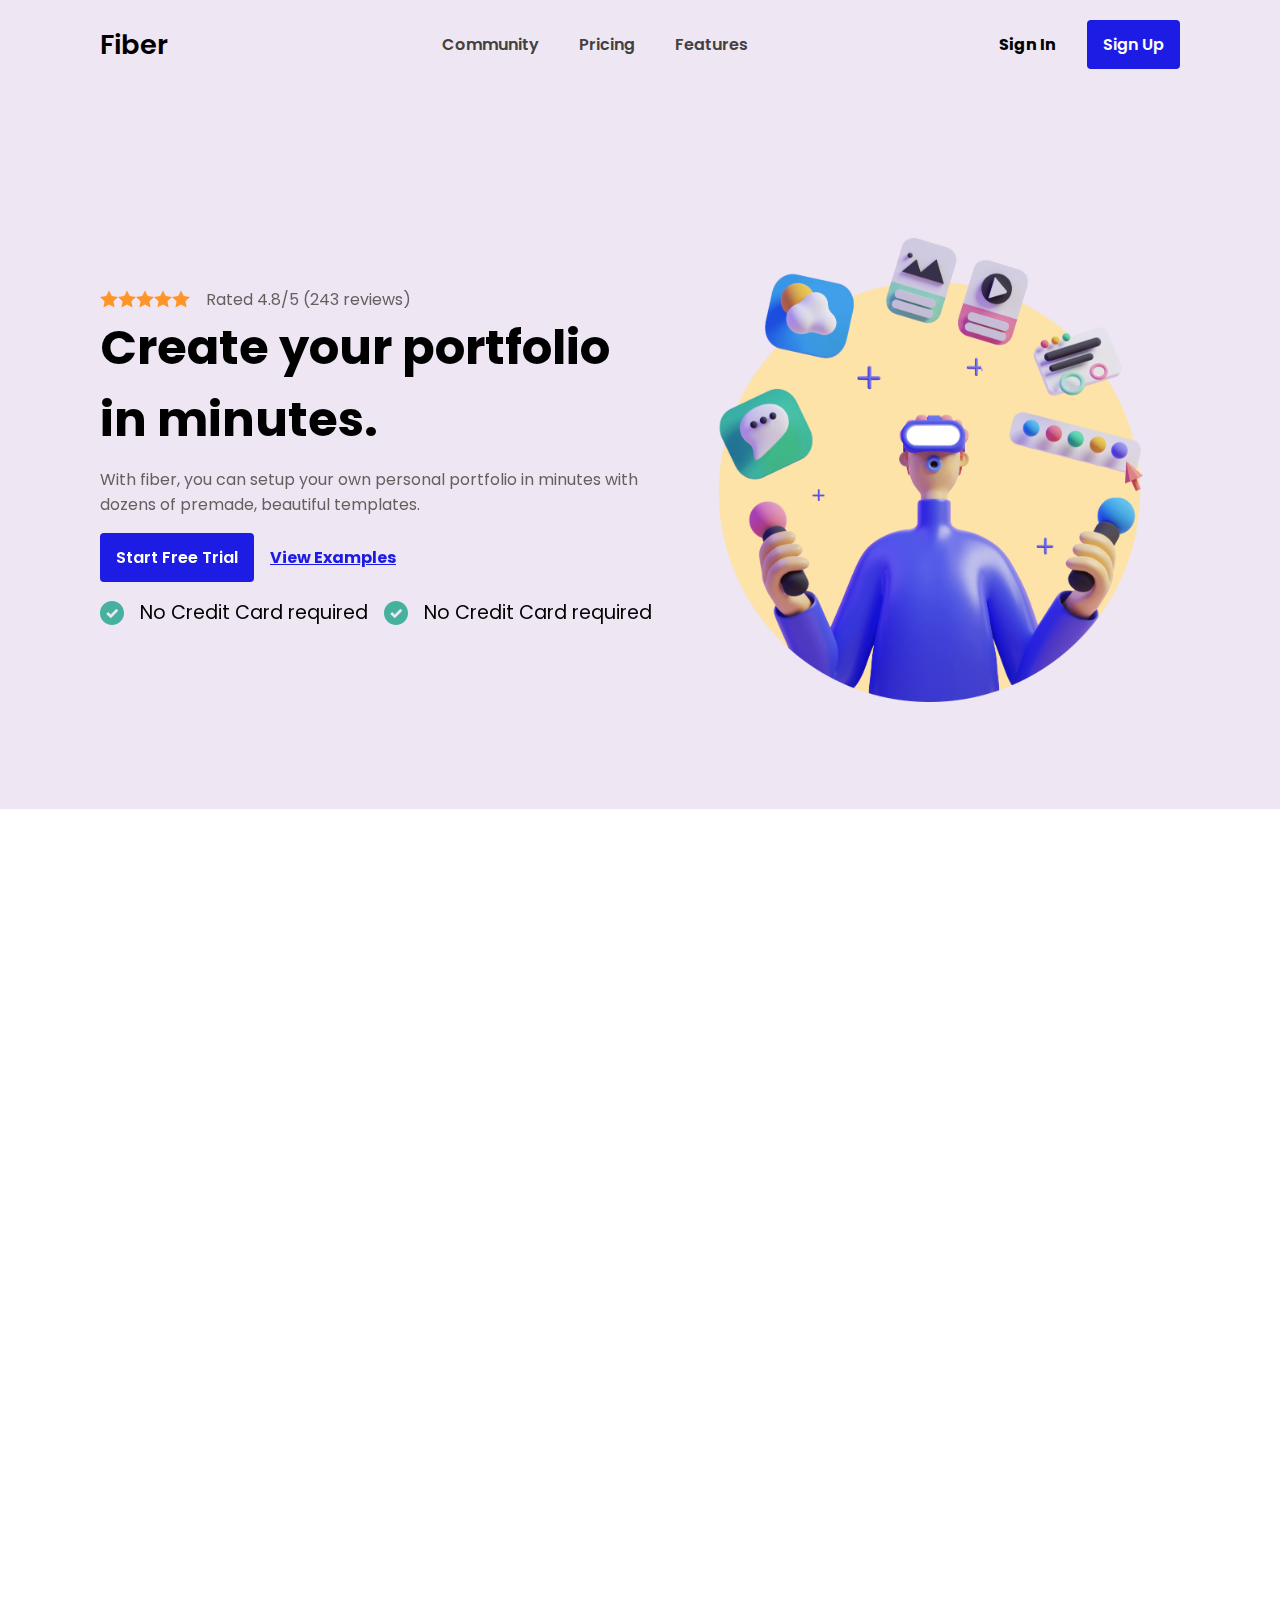
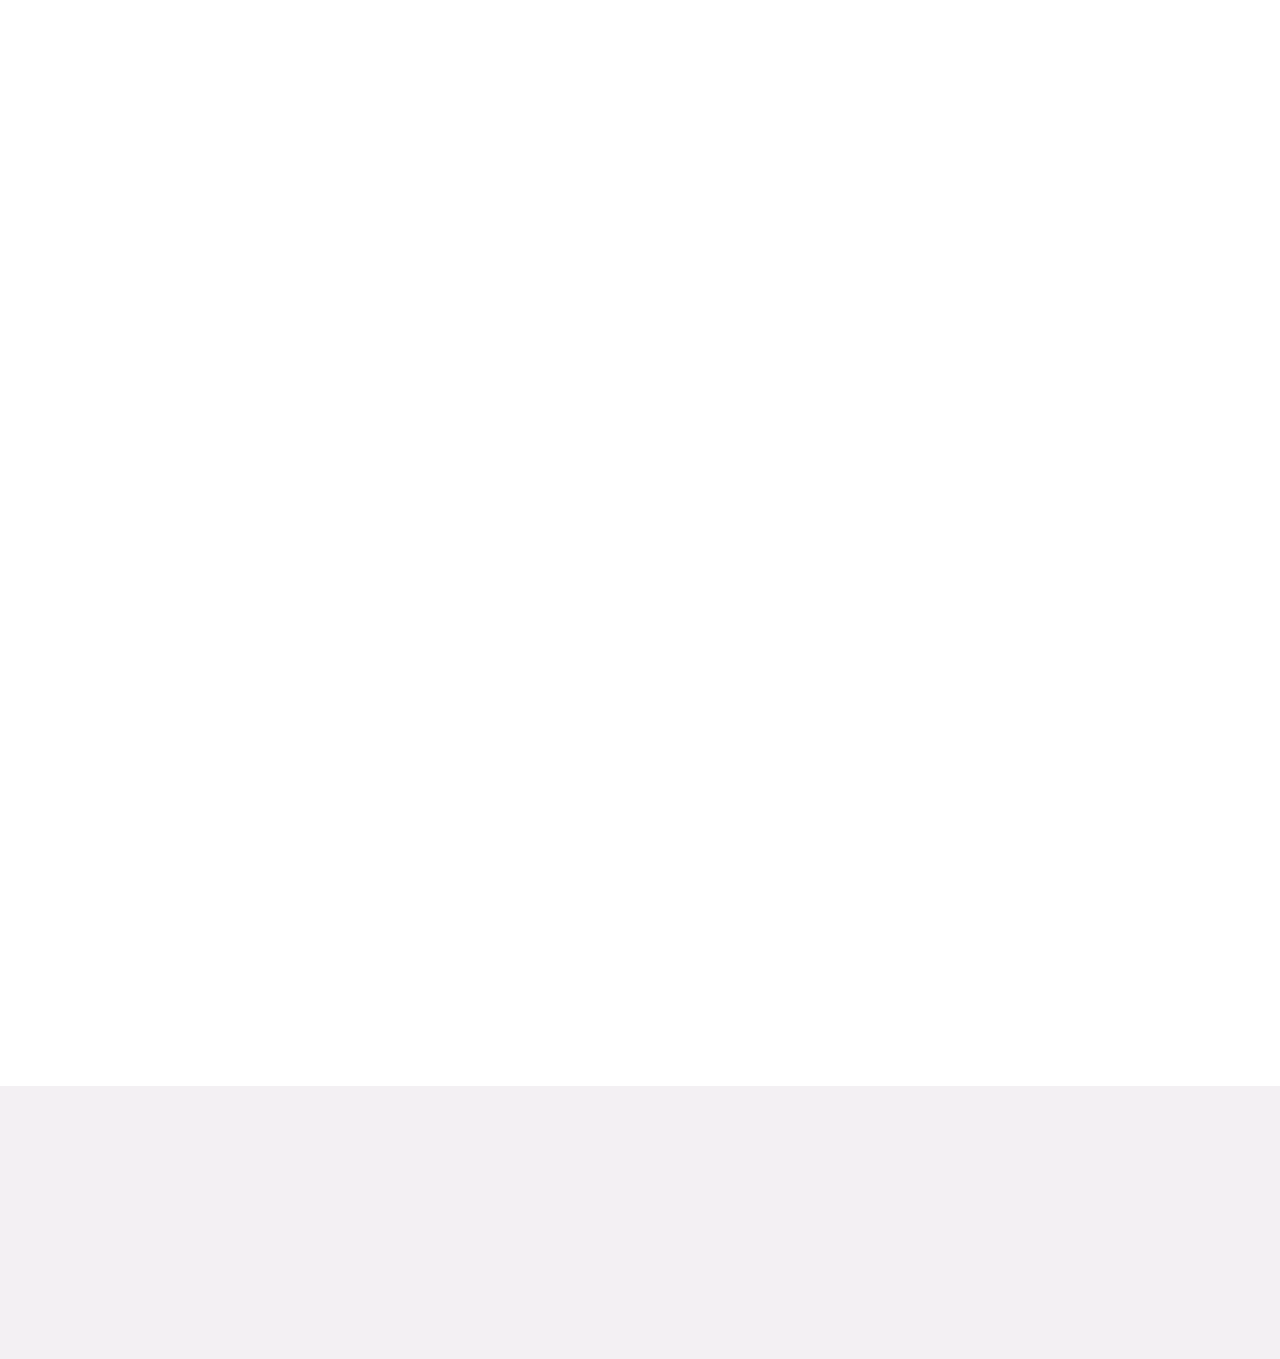
<file: index.html>
<!DOCTYPE html>
<html lang="en">

<head>
    <meta charset="UTF-8">
    <meta http-equiv="X-UA-Compatible" content="IE=edge">
    <meta name="viewport" content="width=device-width, initial-scale=1.0">
    <link href='https://unpkg.com/boxicons@2.0.7/css/boxicons.min.css' rel='stylesheet'>
    <link href="https://unpkg.com/aos@2.3.1/dist/aos.css" rel="stylesheet">
    <link rel="stylesheet" href="style.css">
    <title>Fiber Landing Page</title>
</head>

<body>
    <!-- Navigation section -->
    <header>
        <nav>
            <a href="#" class="Logo">Fiber</a>
            <button class="hamburger" id="hamburger">
                <img src="Assets/Hamburger Menu.svg" alt="">
            </button>
            <ul>
                <li><a href="" class="nav-item">Community</a></li>
                <li><a href="" class="nav-item">Pricing</a></li>
                <li><a href="" class="nav-item">Features</a></li>
            </ul>
            <div class="btns">
                <a href="sign-up.html" class="button1">Sign In</a>
                <a href="sign-up.html" class="button">Sign Up</a>
            </div>
        </nav>
    </header>

    <!-- Hero Section -->
    <section class="bd-container hero">
        <div class="content hero-content">
            <div class=" hero-text  text-box " data-aos="fade-up" data-aos-duration="1200">
                <div class="star">
                    <div class="stars">
                        <img src="Assets/star.svg" alt="">
                        <img src="Assets/star.svg" alt="">
                        <img src="Assets/star.svg" alt="">
                        <img src="Assets/star.svg" alt="">
                        <img src="Assets/star.svg" alt="">
                    </div>
                    <div class="rate">
                        <p>Rated 4.8/5 (243 reviews)</p>
                    </div>
                </div>
                <h1>Create your portfolio <br> in minutes.</h1>
                <p>With fiber, you can setup your own personal portfolio in minutes with dozens of premade, beautiful
                    templates.
                </p>
                <div class="hero-links">
                    <a href="sign-up.html" class="button start">Start Free Trial</a>
                    <a href="sign-up.html" class="button1 view-btn">View Examples</a>
                </div>
                <div class="check">
                    <div class="credit">
                        <img src="Assets/Checkmark.svg" class="check-img" alt="">
                        No Credit Card required
                    </div>
                    <div class="credit">
                        <img src="Assets/Checkmark.svg" class="check-img" alt="">
                        No Credit Card required
                    </div>
                </div>
            </div>
            <div class="mock-img" data-aos="fade-down" data-aos-duration="2000">
                <img src="Assets/hero-Illustration.png" alt="">
            </div>
        </div>
    </section>

    <!-- Why Fiber -->
    <section class="ba-container">
        <div class="fiber-section" data-aos="fade-right" data-aos-duration="1000">
            <h3>Why Fiber?</h3>
            <h1>A good portfolio means good employability</h1>
        </div>
        <div class="cards" data-aos="fade-left" data-aos-duration="1100">
            <div class="card">
                <img src="Assets/time.svg" alt="">
                <h3>Build in minutes</h3>
                <p>With a selection of premade templates, you can build out a portfolio in less than 10 minutes</p>
            </div>
            <div class="card">
                <img src="Assets/code.svg" alt="">
                <h3>Add custom CSS</h3>
                <p>Customize your personal portfolio even more with the ability to add your own custom CSS styles.</p>
            </div>
            <div class="card">
                <img src="Assets/allSizes.svg" alt="">
                <h3>Responsive</h3>
                <p>All Fiber templates are fully responsive to ensure the experience is seemless across all devices.</p>
            </div>
        </div>
    </section>

    <!-- Portfolio section -->
    <section class="bd-container">
        <div class="portfolio" data-aos="fade-up" data-aos-duration="1400">
            <div class="text-area">
                <h3>Diversify your portfolio.</h3>
                <p>Create an even more impressive portfolio by creating case studies for your projects. Simply follow
                    our
                    step-by-step guide.
                </p>
                <a href="signup.html" class="button2">Start Free Trial</a>
            </div>
            <img src="Assets/Page Image.png" class="mock-img" alt="">
        </div>
    </section>

    <!-- Testimonial section -->
    <section class="bd-container cardss">
        <div class="card" data-aos="fade-up" data-aos-duration="1400">
            <div class="avatar">
                <div class="avatar-img"><img src="Assets/User Avatar.svg" alt=""></div>
                <div>
                    <h4>Sarah Andrews</h4>
                    <p>$100k in revenue</p>
                </div>
            </div>
            <p>Setting up my portfolio with Fiber took no more than 10 minutes. Since then, my portfolio has attracted a
                lot of clients and made me more than $!00k
            </p>
            <a href="signup.html" class="button3">View Sarah's Portfolio</a>
        </div>

        <div class="card" data-aos="fade-up" data-aos-duration="1500">
            <div class="avatar">
                <div class="avatar-img"><img src="Assets/User Avatar 2.svg" alt=""></div>
                <div>
                    <h4>Mathew Higgins</h4>
                    <p>$20k in revenue</p>
                </div>
            </div>
            <p>I have been getting A LOT of leads ever since I used Fiber's premade templates, now I just need to work
                on my case studies and I'll be ready to go!
            </p>
            <a href="signup.html" class="button3">View Mathew's Portfolio</a>
        </div>

        <div class="card" data-aos="fade-up" data-aos-duration="1600">
            <div class="avatar">
                <div class="avatar-img"><img src="Assets/User Avatar 32.svg" alt=""></div>
                <div>
                    <h4>Janice Dave</h4>
                    <p>$30k in revenue</p>
                </div>
            </div>
            <p>I only just started freelancing this year and I have already made more than I ever made in my full-time
                job. The templates are just so amazing.
            </p>
            <a href="signup.html" class="button3">View Janice's Portfolio</a>
        </div>
    </section>

    <!-- Footer -->
    <footer>
        <div class="footer-left" data-aos="fade-right" data-aos-duration="1000">
            <a href="" class="footer-logo">Fiber</a>
            <p>With Fiber, you can setup your own personal portfolio in minutes with dozens of premade, beautiful
                templates. <br> <br> Made with &#x2764; in the Netherlands.
            </p>
        </div>
        <div class="footer-right" data-aos="fade-left" data-aos-duration="1100">
            <ul class="footer-items">
                <li class="footer-item">
                    <h3>SiteMap</h3>
                    <ul>
                        <li class="footer-link"><a href="">Homepage</a></li>
                        <li class="footer-link"><a href="">Pricing</a></li>
                        <li class="footer-link"><a href="">Testimonials</a></li>
                        <li class="footer-link"><a href="">Features</a></li>
                    </ul>
                </li>
                <li class="footer-item">
                    <h3>Resources</h3>
                    <ul>
                        <li class="footer-link"><a href="">Support</a></li>
                        <li class="footer-link"><a href="">Contact</a></li>
                        <li class="footer-link"><a href="">FAQ</a></li>
                    </ul>
                </li>
                <li class="footer-item">
                    <h3>Company</h3>
                    <ul>
                        <li class="footer-link"><a href="">About</a></li>
                        <li class="footer-link"><a href="">Customers</a></li>
                        <li class="footer-link"><a href="">Blog</a></li>
                    </ul>
                </li>
                <li class="footer-item">
                    <h3>Portfolios</h3>
                    <ul>
                        <li class="footer-link"><a href="">Sarah Andrews</a></li>
                        <li class="footer-link"><a href="">Mathew Higgins</a></li>
                        <li class="footer-link"><a href="">Janice Dave</a></li>
                    </ul>
                </li>
            </ul>

        </div>
    </footer>
    <script src="https://unpkg.com/aos@2.3.1/dist/aos.js"></script>
    <script>
        AOS.init();
      </script>
</body>

</html>
</file>
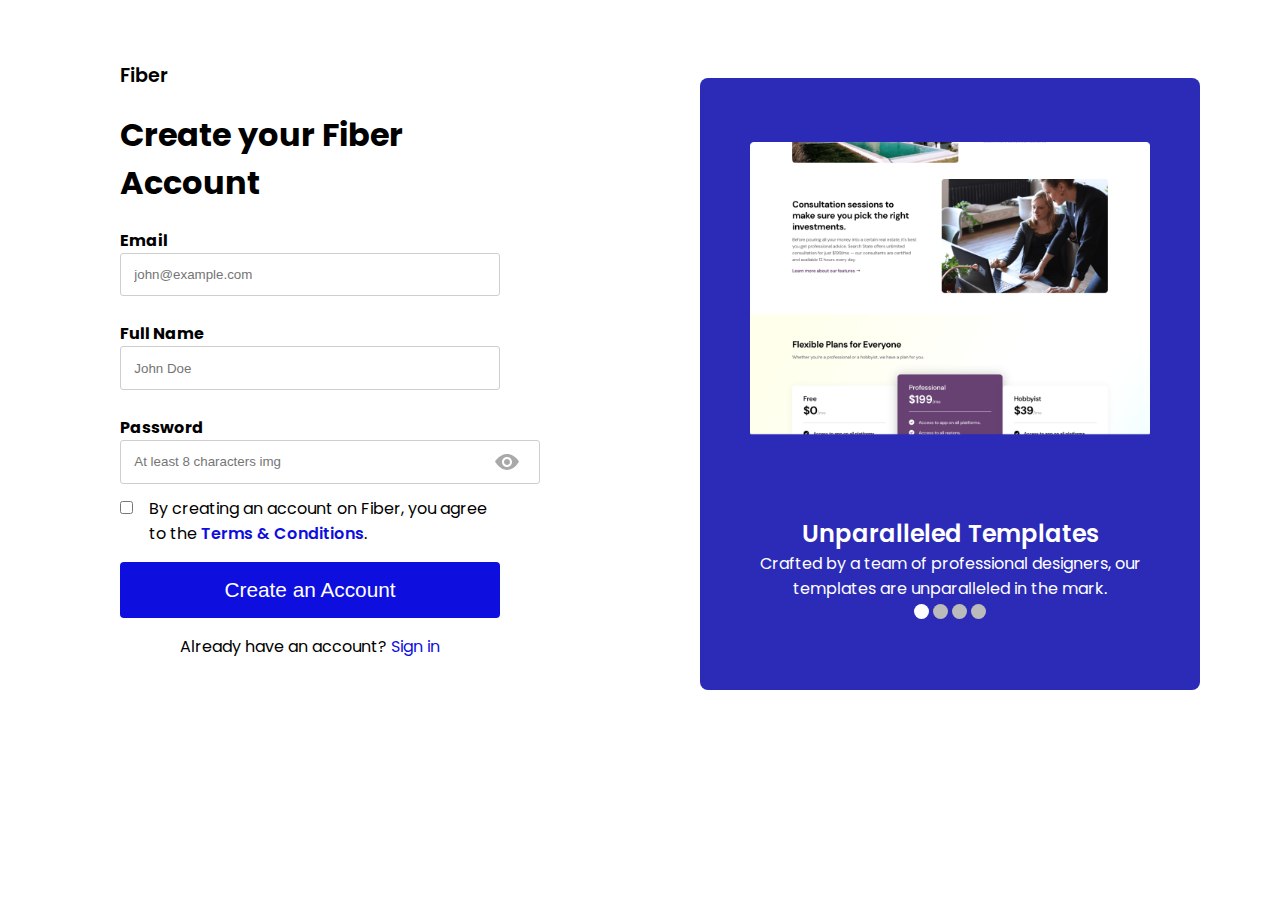
<file: sign-up.html>
<!DOCTYPE html>
<html lang="en">
<head>
    <meta charset="UTF-8">
    <meta http-equiv="X-UA-Compatible" content="IE=edge">
    <meta name="viewport" content="width=device-width, initial-scale=1.0">
    <link rel="stylesheet" href="signup.css">
    <title>Document</title>
</head>
<body>
    <section class="bd-container hero">
            <!-- Sign-Up form -->
            <div class="signup-form">
                <h3>Fiber</h3>
                <h1>Create your Fiber Account</h1>
                <form action="#">
                    <label class="label" for="email">Email</label>

                    <input type="text" id="email" name="email" placeholder="john@example.com"
                        class="text-input"/> <br/><br>

                    <label class="label" for="full-name">Full Name</label><br/>

                    <input type="text" id="full-name" name="full-name" placeholder="John Doe"
                        class="text-input"/><br/> <br>

                    <label class="label" for="password">Password</label><br/>

                    
                     <input type="text" id="password" name="password" placeholder="At least 8 characters img"
                        class="text-input inputt"/>
                     <img src="Assets/hide password.svg" class="eye" alt=""><br/> <br>

                    <div class="toc-container">
                        <div>
                           <input type="checkbox" name="terms-and-conditions" id="terms-and-conditions" class="checkbox"/>
                        </div>
                        <label for="terms-and-conditions" class="toc-text">By creating an account on Fiber, you
                            agree to the <a href="#"><span>Terms & Conditions</span></a>.
                        </label>
                    </div>
                    <input type="submit" value="Create an Account" class="submit-btn button" />
                    <div class="already">
                        <p>Already have an account? <span>Sign in</span></p>
                    </div>
                </form>
            </div>
            <div class="portfolio">
                <div class="text-area">
                    <h2>Unparalleled Templates</h2>
                    <p>Crafted by a team of professional designers, our templates are unparalleled in the mark.
                    </p>
                    <div>
                        <span class="dot dot1"></span>
                        <span class="dot"></span>
                        <span class="dot"></span>
                        <span class="dot"></span>
                    </div>
                </div>
                <img src="Assets/Sign Up Image.png" class="mock-img" alt="">
            </div>
    </section>
</body>
</html>
</file>
<file: style.css>
@import url('https://fonts.googleapis.com/css2?family=Poppins:wght@400;500;600;700&display=swap');
*{
    margin: 0;
    padding: 0;
    box-sizing: border-box;
    text-decoration: none;
    list-style: none;
}
body{
    overflow-x: hidden;
}

html {
    overflow-x: hidden;
    scroll-behavior: smooth;
}
header{
    width: 100%;
    padding: 0 100px;
    font-family: 'Poppins', sans-serif; 
    background: rgb(239, 230, 243);
    box-shadow: 0 2px 4px 0 rgba(0,0,0,.2);
}
.bd-container{
    width: 100%;
    min-height: 80vh;
    padding: 0 100px;
    display: flex;
    font-family: 'Poppins', sans-serif;
    justify-content: space-between;
    align-items: center;
}
.ba-container{
    width: 100%;
    height: max-content;
    padding: 0 100px;
    margin-top: 5rem;
    font-family: 'Poppins', sans-serif;
}

nav{
    width: 100%;
    padding: 20px 0px;
    display: flex;
    justify-content: space-between;
    align-items: center;
}
nav ul{
    display: flex;
    justify-content: center;
    align-items: center;
}
nav .Logo{
    font-size: 1.7rem;
    font-weight: 600;
    color: #000;
}
nav .nav-item{
    display: inline-block;
    margin-left: 2.5rem;
    font-family: 'Poppins', sans-serif;
    font-weight: 600;
    color: rgb(66, 64, 64); 
}


/* Buttons Section */
.button{
    display: inline-block;
    background-color: rgb(28, 28, 228);
    color: #fff;
    font-weight: 600;
    padding: .75rem 1rem;
    border-radius: .25rem;
}
.button1{
    display: inline-block;
    color: #000;
    font-weight: 700;
    padding: .75rem 1rem;
    border-radius: .25rem;
    margin-right: .7rem;
}

.button2{
    display: inline-block;
    color: rgb(28, 28, 228);
    background-color: #fff;
    font-weight: 700;
    padding: .75rem 1rem;
    border-radius: .25rem;
}

.button3{
    display: inline-block;
    color: rgb(74, 74, 207);
    width: 100%;
    text-align: center;
    font-weight: 700;
    padding: .75rem 1rem;
    border-radius: .25rem;
    border: 1px solid rgb(201, 194, 194);
    margin-top: 1rem;
}

/* Hero Section */
.hero{
    background: rgb(239, 230, 243);
}
.hamburger{
    display: none;
}

.content{
    width: 100%;
    margin-top: 1rem;
    display: flex;
    justify-content: space-between;
    align-items: center;
}

.content .text-box{
    max-width: 600px;
    font-family: 'Poppins', sans-serif;
}

.content .text-box h1{
    font-size: 3rem;
    margin-bottom: .7rem;
}

.content .text-box p{
    color: rgb(102, 95, 95); 
    margin-bottom: 1rem;
}
.text-box .star{
    display: flex;
    align-items: center;
}
.text-box .stars{
    display: flex;
    align-items: center;
}
.text-box .rate p{
    color: rgb(102, 95, 95); 
    margin-bottom: 0rem;
}
.text-box .hero-links{
    display: flex;
    align-items: center;
    margin-bottom: 1rem;
}
.text-box .view-btn{
    color: rgb(28, 28, 228);
    text-decoration: underline;
    font-weight: 700;
}
.text-box .check{
    display: flex;
    align-items: center;
}
.text-box .credit{
    display: flex;
    align-items: center;
    margin-right: 1rem;
    font-size: 1.2rem;
}
.text-box .check-img{
    margin-right: 1rem;
}
.stars{
    margin-right: 1rem;
}
.image-box{
    margin-left: 20rem;
}
.content-button{
    margin-bottom: .7rem;
}
.mock-img{
    max-width: 500px;
}
.mock-img img{
    width: 100%;
}

/* Fiber section */
.fiber-section h3{
    color: rgb(28, 28, 228);
}
.fiber-section h1{
    font-size: 3rem;
    margin-bottom: 2rem;
}
.cards{
    display: flex;
    justify-content: space-between;
    align-items: center;
}
.cards .card{
    max-width: 300px;
}
.cards .card p{
    font-size: 1.2rem;
}


/* Diversify Portfolio section */
.portfolio{
    display: flex;
    width: 100%;
    min-height: 60vh;
    margin-top: 3rem;
    font-family: 'Poppins', sans-serif;
    justify-content: space-between;
    align-items: center;
    padding: 4rem 3rem 0 3rem;
    background: rgb(73, 73, 150);
    border-radius: .5rem;
}
.portfolio .text-area{
    max-width: 490px;
    margin-right: 1.5rem;
    color: #fff;
}
.portfolio .text-area h3{
    font-size: 2rem;
    font-weight: 600;
}
.portfolio .text-area p{
    font-size: 1.3rem;
    margin-bottom: 1.2rem;
}


/* Testimonial section */
.avatar{
    display: flex;
    align-items: center;
}
.bd-container .card{
    max-width: 350px;
    box-shadow: 0 4px 8px 0 rgba(0,0,0,0.2);
    padding: 1.5rem;
    transition: transform .5s;
}
.bd-container .card:hover{
    transform: scale3d(1.006, 1.006, 1);
    box-shadow: 0 8px 17px 0 rgba(0, 0, 0, .2), 0 6px 20px 0 rgba(0, 0, 0, .15);
}
.bd-container .card p{
    font-size: .9rem;
}
.bd-container .avatar-img{
    margin-right: 1rem;
}
.avatar h4{
    color: rgb(56, 56, 212);
}


/* Footer section */
footer{
    position: relative;
    display: flex;
    justify-content: space-between;
    padding: 40px 100px 40px 100px;
    margin-top: 2rem;
    font-family: 'Poppins', sans-serif;
    background-color: rgb(243, 240, 243);
}
 .footer-left{
    width: 400px;
    
}
.footer-right{
    width: 600px;
}
.footer-logo{
    font-weight: 600;
    font-size: 1.5rem;
    color: #000;
}
.footer-left p{
    margin-bottom: 1.7rem;
    font-weight: 400;
    font-size: 1.1rem;
    color: rgb(102, 95, 95); 
}

.footer-items{
    display: flex;
    justify-content: space-around;
}
.footer-item{
    margin-right: 1.5rem;
}
.footer-item a{
    margin-bottom: 1rem;
    color: rgb(102, 95, 95);
}
.footer-link{
    padding: 1rem 0 0rem 0;
}


/* Media Queries */
@media (max-width: 1024px) {
    header{
        padding-top: 2rem;
    }
    .bd-container{
        position: relative;
        width: 100%;
        min-height: 40vh;
        padding: 0 80px;
        display: flex;
        justify-content: space-between;
        align-items: center;
    }
    .hero-content{
        display: flex;
        flex-direction: column-reverse;
    }
    .content .text-box{
        max-width: 800px;
        padding: 3rem 0;
    }
    .cards .card{
        padding: 1rem 1rem;
    }
    .cards .card p{
        font-size: 1rem;
    }
    .mock-img{
        max-width: 350px;
    }
    .portfolio{
        min-height: 23vh;
    }
    .portfolio .text-area h3{
        font-size: 1.5rem;
    }
    .portfolio .text-area p{
        font-size: 1rem;
    }
    .cards .card{
        max-width: 200px;
    }
    .cards .card p{
        font-size: .8rem;
    }
    footer{
        display: flex;
        flex-wrap: wrap;
        justify-content: space-between;
        padding: 40px 80px 0px 80px;
        margin-top: 5rem;
        }
    .footer-right{
        width: 300px;
    }
    .footer-items{
        display: flex;
        flex-wrap: wrap;
        justify-content: space-around;
    }
    .footer-item{
        margin-bottom: 2rem;
    }
    
}

@media (max-width: 768px) {
    body{
        overflow-x: hidden;
    }
    .bd-container{
        padding: 0 20px;
    }
    .ba-container{
        padding: 0 20px;
    }
    header{
        padding: 20px 20px;
    }
    .hamburger{
        display: block;
    }
    
    nav{
       padding: 0 20px;
    }
    nav ul{
        display: none;
    }
    .btns{
        display: none;
    }
    .content .text-box{
        max-width: 600px;
        font-family: 'Poppins', sans-serif;
    }
    
    .content .text-box h1{
        font-size: 1.5rem;
    }
    .text-box .rate p{
        font-size: .8rem;
    }
    .text-box .hero-links{
        display: flex;
        flex-direction: column;
        align-items: center;
        margin-bottom: 1rem;
    }
    .text-box .hero-links .start{
        width: 100%;
        text-align: center;
    }
    .text-box .check{
        display: flex;
        flex-direction: column;
        align-items: center;
    }
    .fiber-section h1{
        font-size: 1.2rem;
    }
    .cards{
        display: flex;
        flex-direction: column;
        align-items: initial;
    }
    .cards .card{
        max-width: 400px;
    }
    .cards .card{
        padding: 1rem 0rem;
    }
    .portfolio .text-area{
        margin: 0 0 1.5rem 0; 
    }
    .mock-img{
        max-width: 288px;
    }
    .portfolio{
        display: flex;
        flex-direction: column;
        padding: 4rem 1rem 0 1rem;
    }
    .cardss{
        display: flex;
        flex-direction: column;
        margin-top: 2.5rem;
    }
    .bd-container .card{
        margin-bottom: 2rem;
    }
    footer{
        position: relative;
        display: flex;
        flex-direction: column;
        margin-top: 2rem;
        padding: 40px 20px 0px 20px; 
        }
        .footer-left{
            width: 300px;
        }
        .footer-left p{
            font-size: .9rem;
        }
        
        .footer-right{
            width: 320px;
        }
        .footer-items{
            display: flex;
            flex-direction: column;
            justify-content: space-between;
        }
        .footer-item{
            margin-right: 1.5rem;
            margin-bottom: 2rem;
        }
}
</file>
<file: signup.css>
@import url('https://fonts.googleapis.com/css2?family=Poppins:wght@400;500;600;700&display=swap');
*{
    margin: 0;
    padding: 0;
    box-sizing: border-box;
    text-decoration: none;
    list-style: none;
}
body{
    overflow-x: hidden;
}

.bd-container{
    width: 100%;
    min-height: 80vh;
    padding: 0 80px;
    display: flex;
    font-family: 'Poppins', sans-serif;
    align-items: center;
}
.signup-form{
    max-width: 500px;
    background-color: #fff;
	border-radius: 10px;
	padding: 2.5rem;
    font-family: 'Poppins', sans-serif;
}
.signup-form h3{
    font-size: 1.2rem;
    font-weight: 600;
    padding-bottom: 1.3rem;
}
.signup-form h1{
    padding-bottom: 1.3rem;
    font-weight: 700;
    font-size: 2rem;
}
.signup-form .label{
    font-weight: 700;
    margin-bottom: 1.5rem;
}
.signup-form .text-input{
    width: 100%;
    padding: 1em;
	border-radius: 3px;
	border: 1px solid rgb(206, 206, 206);
}
.inputt{
    position: absolute;
    max-width: 420px;
}
.signup-form .eye{
    position: relative;
    left: 375px;
    top: 10px;
}

.toc-container{
    display: flex;
}
.toc-text{
    width: 90%;
    font-weight: 400;
    font-size: 1rem;
	margin-left: 1em;
    margin-bottom: 1rem;
}
.toc-text span{
    font-weight: 600;
    color:rgb(14, 14, 223);
}
.already{
    margin-top: 1rem;
    text-align: center;
}
.already span{
    color: rgb(14, 14, 223);
}
.button{
    display: inline-block;
    background-color: rgb(14, 14, 223);
    color: #fff;
    width: 100%;
    font-size: 1.3rem;
    cursor: pointer;
    padding: 1rem 1rem;
    border: none;
    transition: 0.3s;
    border-radius: .25rem;
}
.button:hover {
    opacity: 80%;
}
.input{
    display: flex;
}
.portfolio{
    display: flex;
    flex-direction: column-reverse;
    justify-content: space-between;
    color: #fff;
    align-items: center;
    max-width: 500px;
    width: 100%;
    margin-top: 3rem;
    margin-left: 10rem;
    font-family: 'Poppins', sans-serif;
    padding: 4rem 3rem 4rem 3rem;
    background: rgb(43, 43, 184);
    border-radius: .5rem;
}
.portfolio .text-area{
    margin-top: 5rem;
    text-align: center;
}
.portfolio .text-area h2{
    font-size: 1.5rem;
    font-weight: 600;
}
.mock-img{
    max-width: 400px;
}
.mock-img img{
    width: 100%;
}
.dot {
    height: 15px;
    width: 15px;
    background-color: #bbb;
    border-radius: 50%;
    display: inline-block;
  }
  .dot1{
      background-color: #fff;
  }
  
  /* Media queries */

  @media (max-width: 768px){
    html{
        overflow-x: hidden;
    }
    .bd-container{
        min-height: 50vh;
        padding: 30px 20px 0 20px;
    }
      .portfolio{
          display: none;
    }
    .signup-form{
        max-width: 500px;
        padding: 0;
    }
    .inputt{
        position: absolute;
        width: 100%;
        max-width: 350px;
    }
    .signup-form .eye{
        position: relative;
        left: 310px;
        top: 10px;
    }
    .signup-form .text-input{
        width: 100%;
        padding: 1em;
    }
    .toc-container{
        display: flex;
        max-width: 500px;
    }
    .toc-text{
        width: 100%;
    }
    .button{
        width: 100%;
        font-size: 1.1rem;
    }
    .toc-text span{
        font-weight: 600;
        color:rgb(14, 14, 223);
    }
    .already{
        padding-top: 1.5rem;
        text-align: center;
        font-size: .8rem;
    }
  }
</file>
